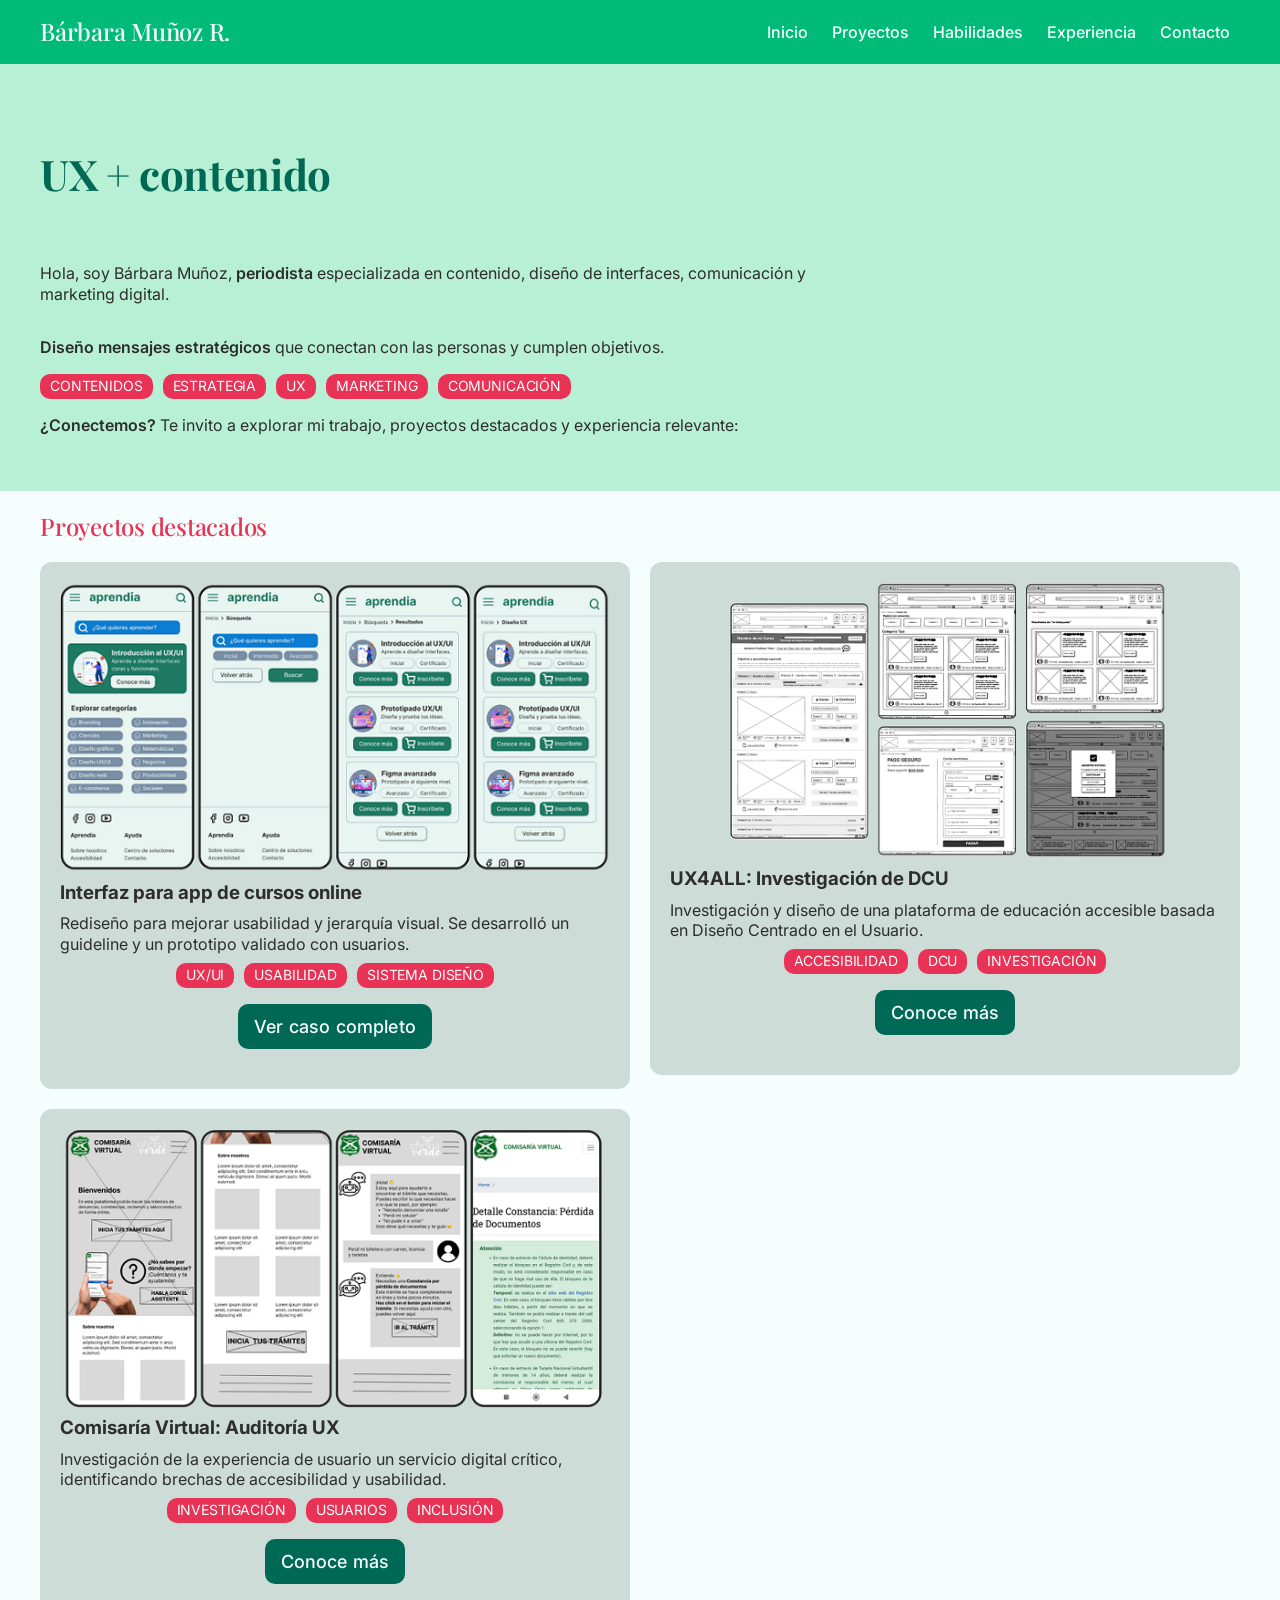
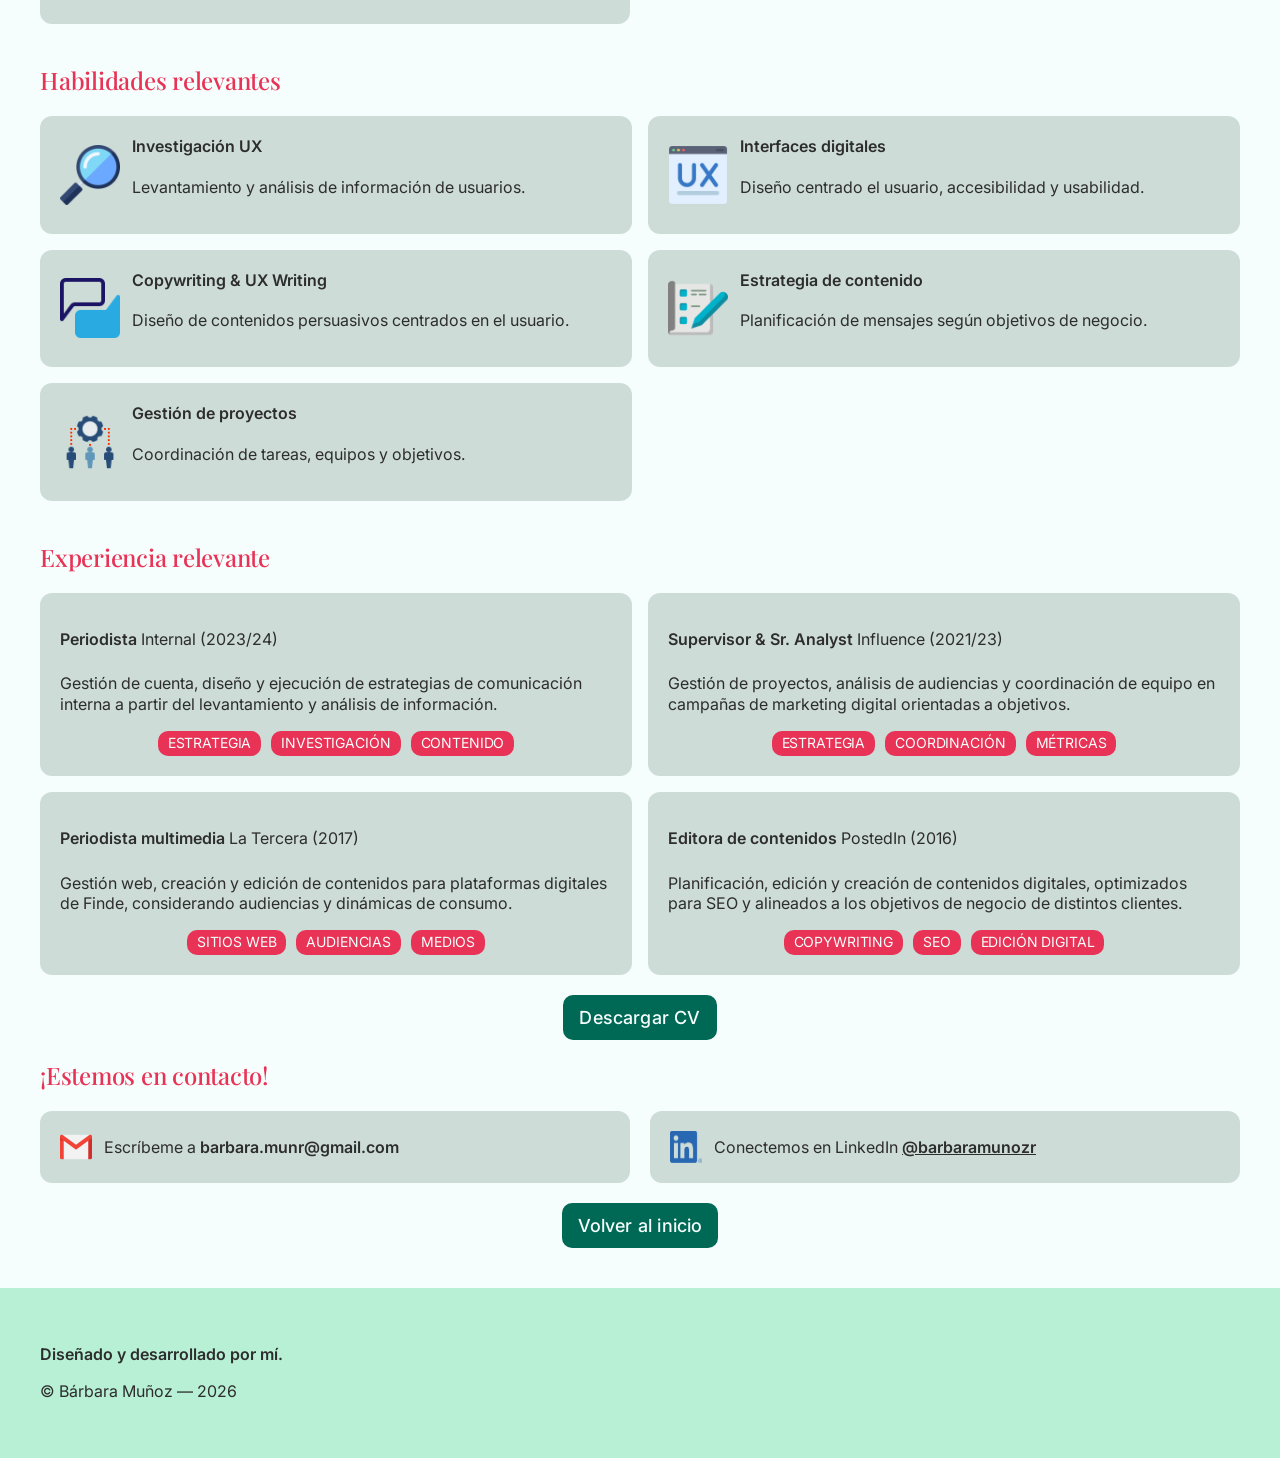
<file: index.html>
<!DOCTYPE html>
<html lang="es">
<head>
    <meta charset="UTF-8">
    <meta name="viewport" content="width=device-width, initial-scale=1.0">

    <link rel="stylesheet" href="styles.css">

 <link href="https://fonts.googleapis.com/css2?family=Playfair+Display:wght@400;500;600&display=swap" rel="stylesheet">
<link href="https://fonts.googleapis.com/css2?family=Inter:wght@400;500;600&display=swap" rel="stylesheet">
   

    <title>Portafolio de Bárbara Muñoz</title>
</head>


<body>
    <!-- HEADER -->
    <header>

        <h2>Bárbara Muñoz R.</h2>

    <button class="menu-toggle">☰</button>

    <nav class="menu">
        <a href="#">Inicio</a>
        <a href="#proyectos">Proyectos</a>
        <a href="#habilidades">Habilidades</a>
        <a href="#experiencia">Experiencia</a>
        <a href="#contacto">Contacto</a>
    </nav>

    </header>
<section class="bloque-superior">


    <article class="intro">
        <h1>UX + contenido</h1>
    </article>
        <p>
            Hola, soy Bárbara Muñoz, <strong>periodista</strong> especializada en contenido, diseño de interfaces, comunicación y marketing digital.
        </p>
        <p>
            <strong>Diseño mensajes estratégicos</strong> que conectan con las personas y cumplen objetivos.
        </p>

<ul class="etiquetas">
    <li>CONTENIDOS</li>
    <li>ESTRATEGIA</li>
    <li>UX</li>
    <li>MARKETING</li>
    <li>COMUNICACIÓN</li>

</ul>

    <p><strong>¿Conectemos?</strong> Te invito a explorar mi trabajo, proyectos destacados y experiencia relevante:</p>
   
</section>

    <!-- PROYECTOS -->
    <section id="proyectos">
        <h2>Proyectos destacados</h2>

        <div class="grid-proyectos">
        <article class="tarjeta-proyecto">
            <img src="modulo5.png" alt="Proyecto app cursos">
            <h3>Interfaz para app de cursos online</h3>
            <p>Rediseño para mejorar usabilidad y jerarquía visual. Se desarrolló un guideline y un prototipo validado con usuarios.</p>
            <ul class="etiquetas">
                <li>UX/UI</li>
                <li>USABILIDAD</li>
                <li>SISTEMA DISEÑO</li>
            </ul>
<button onclick="window.open('https://barbaramunr.github.io/barbaramunr/caso.html', '_blank')">
  Ver caso completo
</button>
        </article>


              <article class="tarjeta-proyecto">
            <img src="modulo3.png" alt="Proyecto UX4ALL">
            <h3>UX4ALL: Investigación de DCU</h3>
            <p>Investigación y diseño de una plataforma de educación accesible basada en Diseño Centrado en el Usuario.</p>
            <ul class="etiquetas">
                <li>ACCESIBILIDAD</li>
                <li>DCU</li>
                <li>INVESTIGACIÓN</li>
            </ul>
<button onclick="window.open('https://drive.google.com/file/d/1fn6Yfd3RJwA03Gz-AAXB3MqJQAAsEJdB/view?usp=drive_link', '_blank')">
  Conoce más
</button>
        </article>


        <article class="tarjeta-proyecto">
            <img src="modulo2.png" alt="Proyecto Comisaría Virtual">
            <h3>Comisaría Virtual: Auditoría UX</h3>
            <p>Investigación de la experiencia de usuario un servicio digital crítico, identificando brechas de accesibilidad y usabilidad.</p>
            <ul class="etiquetas">
            <li>INVESTIGACIÓN</li>
                <li>USUARIOS</li>
                <li>INCLUSIÓN</li>
            </ul>
<button onclick="window.open('https://drive.google.com/file/d/1tI32Pw6n34XSpLmzoi57oPA5cVJxkvDn/view?usp=drive_link', '_blank')">
  Conoce más
</button>
        </article>
        </div>
    </section>
<br>
    <section id="habilidades">
        <h2>Habilidades relevantes</h2>
<div class="grid-habilidades">
      
 <article class="tarjeta-habilidad">
            <img src="lupa.png" alt="Investigación UX">

            <div class="texto">
                <p class="nombre">Investigación UX</p>
                <p class="descripcion">Levantamiento y análisis de información de usuarios.</p>
            </div>
        </article>


    <article class="tarjeta-habilidad">
            <img src="interfaz-ux.png" alt="Interfaces digitales">

            <div class="texto">
                <p class="nombre">Interfaces digitales</p>
                <p class="descripcion">Diseño centrado el usuario, accesibilidad y usabilidad.</p>
            </div>
        </article>

        <article class="tarjeta-habilidad">
            <img src="comunicaciones.png" alt="Copywriting">

            <div class="texto">
                <p class="nombre">Copywriting & UX Writing</p>
                <p class="descripcion">Diseño de contenidos persuasivos centrados en el usuario.</p>
            </div>
        </article>

        <article class="tarjeta-habilidad">
            <img src="planificacion.png" alt="Estrategia de contenido">

            <div class="texto">
                <p class="nombre">Estrategia de contenido</p>
                <p class="descripcion">Planificación de mensajes según objetivos de negocio.</p>
            </div>
        </article>

        <article class="tarjeta-habilidad">
            <img src="management.png" alt="Gestión de proyectos">

            <div class="texto">
                <p class="nombre">Gestión de proyectos</p>
                <p class="descripcion">Coordinación de tareas, equipos y objetivos.</p>
            </div>
        </article>
    </div>
</section>
<BR>

    <!-- EXPERIENCIA -->
    <section id="experiencia">
        <h2>Experiencia relevante</h2>

        <div class="grid-experiencia">
            <article class="tarjeta tarjeta-experiencia">
        <p class="experiencia-titulo">

    Periodista <span>Internal (2023/24)</span>
        </p>
            <p>Gestión de cuenta, diseño y ejecución de estrategias de comunicación interna a partir del levantamiento y análisis de información.</p>
            <ul class="etiquetas">
                <li>ESTRATEGIA</li>
                <li>INVESTIGACIÓN</li>
                <li>CONTENIDO</li>
            </ul>
        </article>

            <article class="tarjeta tarjeta-experiencia">
        <p class="experiencia-titulo">

            Supervisor & Sr. Analyst <span>Influence (2021/23)</span></p>
            <p>Gestión de proyectos, análisis de audiencias y coordinación de equipo en campañas de marketing digital orientadas a objetivos.</p>
            <ul class="etiquetas">
                <li>ESTRATEGIA</li>
                <li>COORDINACIÓN</li>
                <li>MÉTRICAS</li>
            </ul>
        </article>

            <article class="tarjeta tarjeta-experiencia">
        <p class="experiencia-titulo">

            Periodista multimedia <span>La Tercera (2017)</span></p>
            <p>Gestión web, creación y edición de contenidos para plataformas digitales de Finde, considerando audiencias y dinámicas de consumo.</p>
            <ul class="etiquetas">
                <li>SITIOS WEB</li>
                <li>AUDIENCIAS</li>
                <li>MEDIOS</li>
            </ul>
        </article>

            <article class="tarjeta tarjeta-experiencia">
        <p class="experiencia-titulo">

            Editora de contenidos <span>PostedIn (2016)</span></p>
            <p>Planificación, edición y creación de contenidos digitales, optimizados para SEO y alineados a los objetivos de negocio de distintos clientes.</p>
            <ul class="etiquetas">
                <li>COPYWRITING</li>
                <li>SEO</li>
                <li>EDICIÓN DIGITAL</li>
            </ul>
        </article>
        </div>
    </section>

    <section>
<button onclick="location.href='https://drive.google.com/file/d/1GNaM09VNSzT05lglBmYR1rgbzAfA92Ha/view?usp=drive_link'" target="_blank">
  Descargar CV
</button>
    </section>

    <!-- CONTACTO -->

<section id="contacto">
    <h2>¡Estemos en contacto!</h2>

    <div class="grid-contacto">

        <article class="tarjeta-contacto">
            <img src="gmail.png" alt="Email">
            <p>Escríbeme a <b>barbara.munr@gmail.com</b></p>
        </article>

        <article class="tarjeta-contacto">
            <img src="LI-In-Bug.png" alt="LinkedIn">
            <p>
                Conectemos en LinkedIn 
                <a href="https://www.linkedin.com/in/barbaramunozr/" target="_blank">
                    <b><u>@barbaramunozr</u></b>
                </a>
            </p>
        </article>

    </div>
</section>

<button onclick="window.scrollTo(0, 0)">Volver al inicio</button>


    <!-- FOOTER -->
    <footer>

        <p><strong>Diseñado y desarrollado por mí.</strong></p>
        <p>© Bárbara Muñoz — 2026</p>
    </footer>


<script>
    const toggle = document.querySelector(".menu-toggle");
    const menu = document.querySelector(".menu");

    toggle.addEventListener("click", () => {
        menu.classList.toggle("active");
    });
</script>

</body>
</html>
</file>
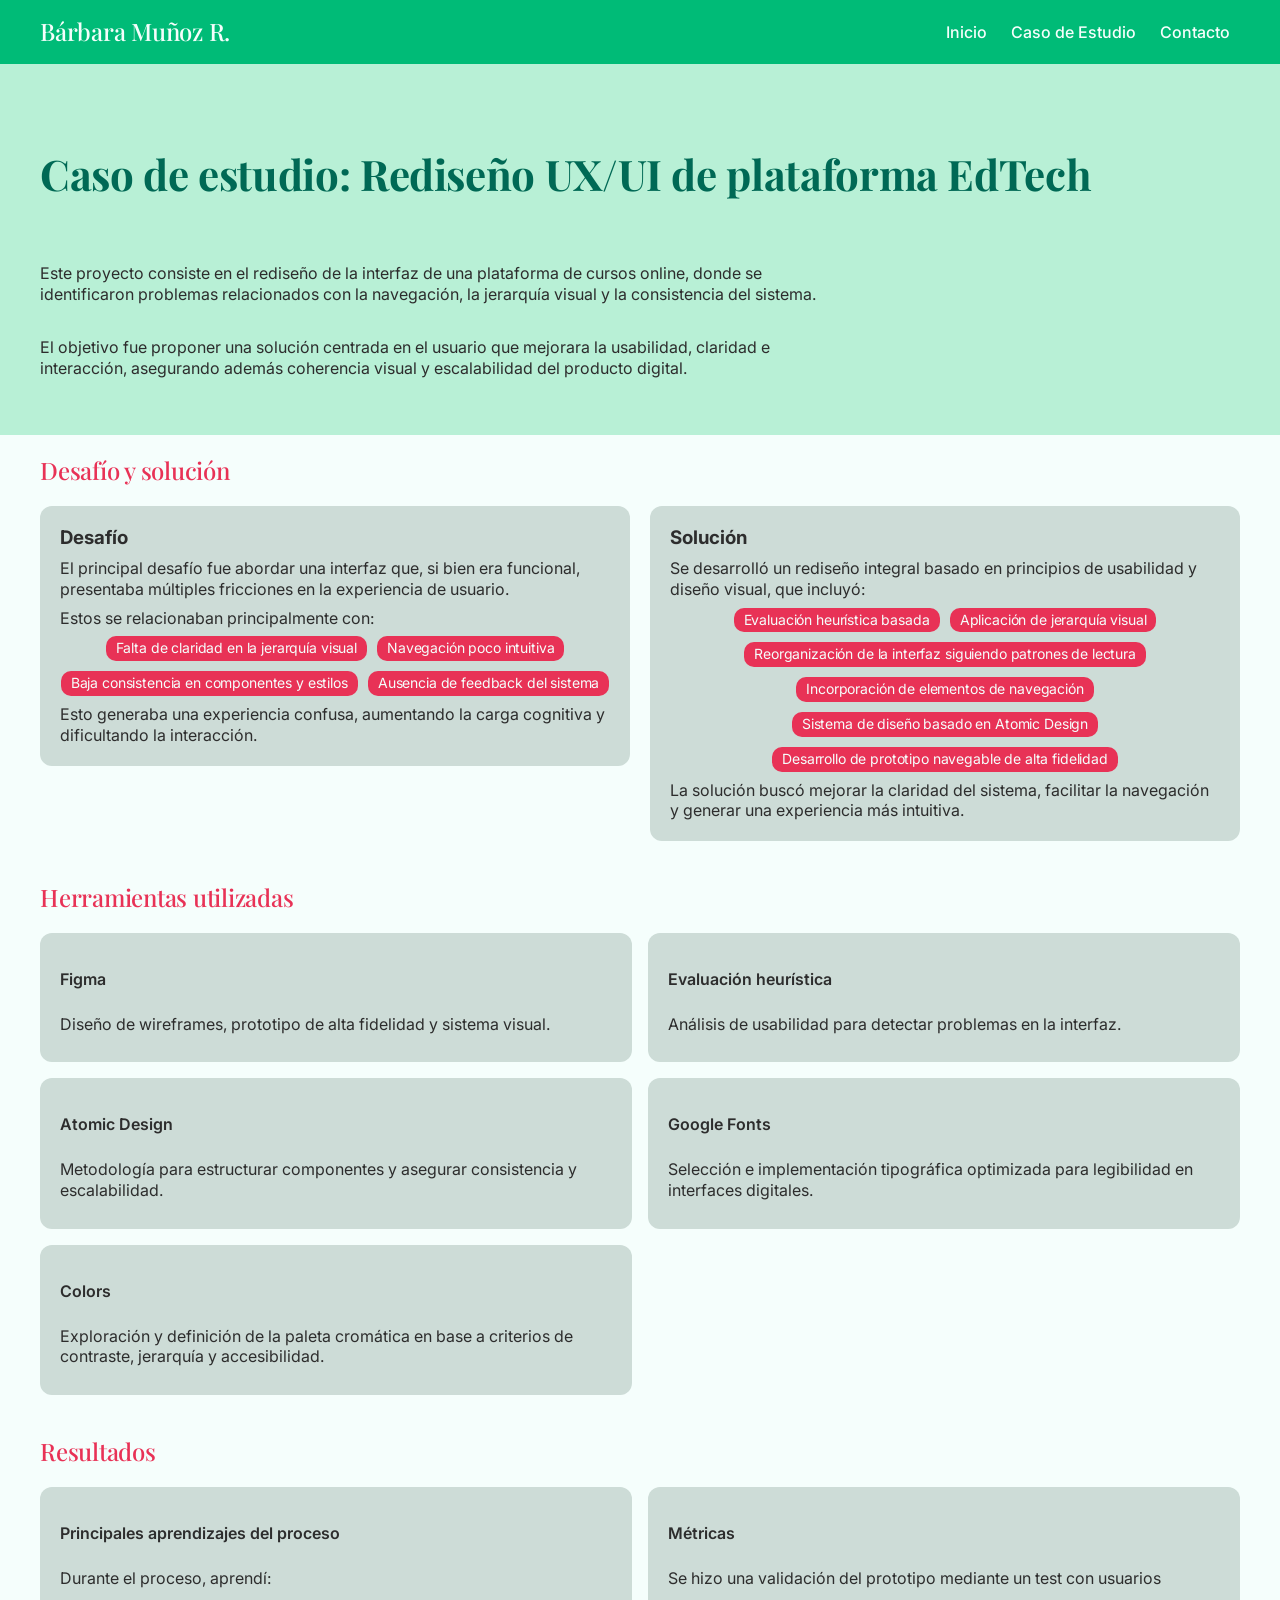
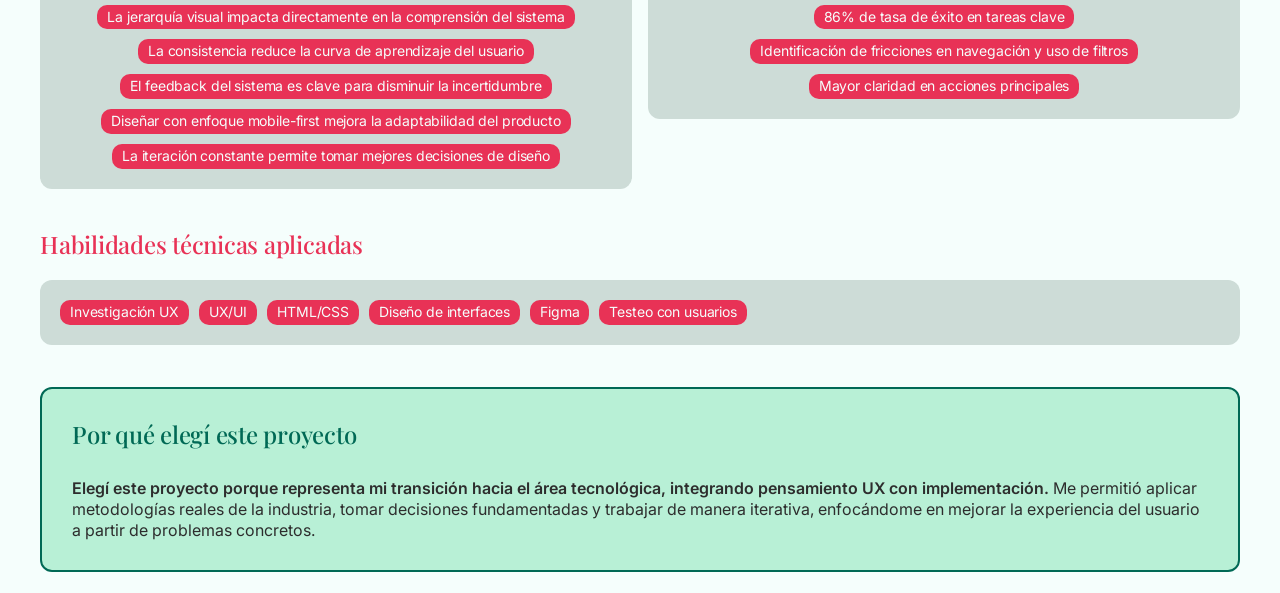
<file: caso.html>
<!DOCTYPE html>
<html lang="es">
<head>
    <meta charset="UTF-8">
    <meta name="viewport" content="width=device-width, initial-scale=1.0">
    <link rel="stylesheet" href="styles.css">
    <link href="https://fonts.googleapis.com/css2?family=Playfair+Display:wght@400;500;600&display=swap" rel="stylesheet">
    <link href="https://fonts.googleapis.com/css2?family=Inter:wght@400;500;600&display=swap" rel="stylesheet">
    <title>Portafolio de Bárbara Muñoz</title>
</head>

<body>
    <header>
        <h2>Bárbara Muñoz R.</h2>
        <button class="menu-toggle">☰</button>
        <nav class="menu">
            <a href="#">Inicio</a>
            <a href="#proyectos">Caso de Estudio</a>
            <a href="#contacto">Contacto</a>
        </nav>
    </header>

    <section class="bloque-superior">
        <article class="intro">
            <h1>Caso de estudio: Rediseño UX/UI de plataforma EdTech</h1>
        </article>
        
        <p>Este proyecto consiste en el rediseño de la interfaz de una plataforma de cursos online, donde se identificaron problemas relacionados con la navegación, la jerarquía visual y la consistencia del sistema.</p>

<p>El objetivo fue proponer una solución centrada en el usuario que mejorara la usabilidad, claridad e interacción, asegurando además coherencia visual y escalabilidad del producto digital.</p>
        </section>
    <section id="proyectos">
        <h2>Desafío y solución</h2>
        <div class="grid-proyectos">
            <article class="tarjeta-proyecto">
                <h3>Desafío</h3>
                <p>El principal desafío fue abordar una interfaz que, si bien era funcional, presentaba múltiples fricciones en la experiencia de usuario.</p>
                <P>Estos se relacionaban principalmente con:</P>
                            <ul class="etiquetas">
                <li>Falta de claridad en la jerarquía visual</li>
                <li>Navegación poco intuitiva</li>
                <li>Baja consistencia en componentes y estilos</li>
                <li>Ausencia de feedback del sistema</li>
            </ul>
<p>Esto generaba una experiencia confusa, aumentando la carga cognitiva y dificultando la interacción.</p>
            </article>
            <article class="tarjeta-proyecto">
                <h3>Solución</h3>
                <p>Se desarrolló un rediseño integral basado en principios de usabilidad y diseño visual, que incluyó:</p>
                            <ul class="etiquetas">
                <li>Evaluación heurística basada</li>
                <li>Aplicación de jerarquía visual</li>
                <li>Reorganización de la interfaz siguiendo patrones de lectura</li>
                <li>Incorporación de elementos de navegación</li>
                <li>Sistema de diseño basado en Atomic Design</li>
                <li>Desarrollo de prototipo navegable de alta fidelidad</li>
            </ul>
            <p>La solución buscó mejorar la claridad del sistema, facilitar la navegación y generar una experiencia más intuitiva.</p>
        
            </article>
        </div>

                <br>
        <h2>Herramientas utilizadas</h2>
        <div class="grid-experiencia">
            <article class="tarjeta-experiencia">
                <p class="experiencia-titulo">Figma</p>
                <p>Diseño de wireframes, prototipo de alta fidelidad y sistema visual.</p>
            </article>

                        <article class="tarjeta-experiencia">
                <p class="experiencia-titulo">Evaluación heurística</p>
                <p>Análisis de usabilidad para detectar problemas en la interfaz.</p>
            </article>

                        <article class="tarjeta-experiencia">
                <p class="experiencia-titulo">Atomic Design</p>
                <p>Metodología para estructurar componentes y asegurar consistencia y escalabilidad.</p>
            </article>

                                    <article class="tarjeta-experiencia">
                <p class="experiencia-titulo">Google Fonts</p>
                <p>Selección e implementación tipográfica optimizada para legibilidad en interfaces digitales.</p>
            </article>
                                    <article class="tarjeta-experiencia">
                <p class="experiencia-titulo">Colors</p>
                <p>Exploración y definición de la paleta cromática en base a criterios de contraste, jerarquía y accesibilidad.</p>
            </article>




        </div>


        <br>
        <h2>Resultados</h2>
        <div class="grid-experiencia">
            <article class="tarjeta-experiencia">
                <p class="experiencia-titulo">Principales aprendizajes del proceso</p>
                <p>Durante el proceso, aprendí:</p>
                <ul class="etiquetas">
                    <li>La jerarquía visual impacta directamente en la comprensión del sistema</li>
                    <li>La consistencia reduce la curva de aprendizaje del usuario</li>
                    <li>El feedback del sistema es clave para disminuir la incertidumbre</li>
                    <li>Diseñar con enfoque mobile-first mejora la adaptabilidad del producto</li>
                    <li>La iteración constante permite tomar mejores decisiones de diseño</li>
        
                </ul>
            </article>

                        <article class="tarjeta-experiencia">
                <p class="experiencia-titulo">Métricas</p>
                <p>Se hizo una validación del prototipo mediante un test con usuarios</p>
                <ul class="etiquetas">
                    <li>86% de tasa de éxito en tareas clave</li>
                    <li>Identificación de fricciones en navegación y uso de filtros</li>
                    <li>Mayor claridad en acciones principales</li>
        
                </ul>
            </article>

        </div>

        <br>
        <h2>Habilidades técnicas aplicadas</h2>
        <div class="grid-proyectos" style="grid-template-columns: 1fr;">
            <article class="tarjeta-habilidad">
                <div class="texto">
                    <ul class="etiquetas">
                        <li>Investigación UX</li>
                        <li>UX/UI</li>
                        <li>HTML/CSS</li>
                        <li>Diseño de interfaces</li>
                        <li>Figma</li>
                        <li>Testeo con usuarios</li>
                    </ul>
                </div>
            </article>
        </div>

        <br><br>
        <article class="tarjeta-proyecto" style="background-color: #B8F0D6; border: 2px solid #006955; padding: 30px;">
            <h2 style="color: #006955; margin-top: 0;">Por qué elegí este proyecto</h2>
            <p><strong>Elegí este proyecto porque representa mi transición hacia el área tecnológica, integrando pensamiento UX con implementación.</strong> Me permitió aplicar metodologías reales de la industria, tomar decisiones fundamentadas y trabajar de manera iterativa, enfocándome en mejorar la experiencia del usuario a partir de problemas concretos.</p>
        </article>
    </section><br>
</file>
<file: styles.css>
/* Body*/ 

body {
  font-family: "Inter", sans-serif;
  font-size: 16px;
  font-weight: 400;
  line-height: 1.3;
  color: #2D2D2D; 
  background-color: #F5FEFC;
margin: 0;
  min-height: 100vh;
  padding: 0px;
 box-sizing: border-box;    
}

@media (min-width: 768px) {
  body {
    padding: 0px;
  }
}


.b1 {
    font-family: "Inter", sans-serif;
    font-size: 16px;
    font-weight: 600; /* semibold */
    line-height: 1.3;
    letter-spacing: 0;
    color: #2D2D2D;
}


/* GRILLAS */

.grid-habilidades,
.grid-experiencia,
.grid-contacto {
    display: grid;
    grid-template-columns: repeat(auto-fill, minmax(300px, 1fr)); 
    gap: 20px;
    justify-content: center;
    align-items: stretch;
    width: 100%;
    max-width: 1200px;
    margin: 0 auto;
}

@media (min-width: 768px) {
    .grid-proyectos { grid-template-columns: repeat(2, 1fr); }
    .grid-habilidades, .grid-experiencia { grid-template-columns: repeat(2, 1fr); }
}

@media (min-width: 1100px) {
    .grid-proyectos { grid-template-columns: repeat(3, 1fr); }
}


/* TARJETAS */
.tarjeta-habilidad, 
.tarjeta-proyecto,
.tarjeta-experiencia, 
.tarjeta-contacto, 
.tarjeta {
    width: 100%;
    max-width: none;
    margin: 0; 
    box-sizing: border-box;
    background-color: #CDDCD7;
    border-radius: 12px;
    padding: 20px;
    display: flex;
    flex-direction: column;
}


/* Header*/ 

header {
    position: fixed;
    top: 0;
    left: 0;
    width: 100%;
    height: 64px;
    background-color: #00bb77;
    z-index: 100;
    padding-left: 40px;     
    padding-right: 40px;
    box-sizing: border-box; 
    

        display: flex;
    align-items: center;
    justify-content: space-between;
    margin-bottom: 50px;


}

.menu a {
    color: #F5FEFC;
    text-decoration: none;
    font-weight: 500;
    padding: 6px 10px;
    border-radius: 8px;
    transition: all 0.2s ease-in-out;

}

.menu a:hover {
    background-color: #FF7D94;
    color: white;
}

.menu a:active {
    background-color: #00BB77;
    transform: translateY(0px);
}

.menu-toggle {
    display: none;
    font-size: 24px;
    background: none;
    color: white;
}




@media (max-width: 768px) {

    .menu {
        position: absolute;
        top: 64px;
        left: 0;
        width: 100%;
        background-color: #00bb77;

        flex-direction: column;
        align-items: center;
        gap: 16px;

        padding: 20px 0;

        display: none; /* oculto */
    }

    .menu.active {
        display: flex;
    }

    .menu-toggle {
        display: block;
    }
}


header h2 {
    color: #F5FEFC;
}


/* Intro*/ 

.intro {
  font-family: "Playfair Display", serif;
  font-size: 36px;
  font-weight: 600;
  line-height: 1.5;
  letter-spacing: -0.01em;
  color: #006955; 


}

.bloque-superior {
    background-color: #B8F0D6; 
    width: 100%;
    margin: 0;
    padding: 100px 40px 40px 40px; 
    box-sizing: border-box;
    display: flex;
    flex-direction: column;
    align-items: flex-start; 
}

.bloque-superior p {
    max-width: 800px; 
    margin-bottom: 16px;
}

.intro {
    margin-top: 0;
    padding-top: 0;
}

@media (max-width: 768px) {
    .bloque-superior {
        padding: 90px 20px 40px 20px; 
    }
}

/* Tipografía*/ 

h2, .titulo-seccion {
  font-family: "Playfair Display", serif;
  font-size: 24px;
  font-weight: 500;
  line-height: 1.3;
  letter-spacing: -0.01em;
  color: #E83256;

}

b, strong {
  font-weight: 600;
}

.etiquetas {
    list-style: none;
    padding: 0;
    margin: 0;

    display: flex;
    flex-wrap: wrap;
    gap: 10px;
}
.etiquetas li {
    font-family: "Inter", sans-serif;
    font-size: 14px;
    font-weight: 400;
    line-height: 1.2;
    letter-spacing: -0.01em;

    background-color: #E83256;
    color: #F5FEFC;

    padding: 4px 10px;
    border-radius: 10px;

    display: inline-flex;
    align-items: center;
    justify-content: center;
}
button {
  font-family: "Inter", sans-serif;
  font-size: 18px;
  font-weight: 500;
  line-height: 1.4;
  letter-spacing: 0.01em;

  background-color: #006955;
  color: #F5FEFC;

  border: none;
  padding: 10px 16px;
  border-radius: 10px;

  cursor: pointer;

  transition: all 0.2s ease-in-out;
}

button:hover {
  background-color: #FF7D94;
  transform: translateY(-2px);
}

button:active {
  background-color: #00BB77;
  transform: translateY(0px);
}

.grid-proyectos,
.grid-habilidades,
.grid-experiencia {
    gap: 20px;
        align-items: start;

}

#proyectos, #habilidades, #experiencia, #contacto {
    padding-left: 40px;
    padding-right: 40px;
    box-sizing: border-box;
}

@media (max-width: 768px) {
    #proyectos, #habilidades, #experiencia, #contacto {
        padding-left: 20px;
        padding-right: 20px;
    }
}



/* Proyectos*/ 


.grid-proyectos {
    display: grid;
    grid-template-columns: repeat(auto-fit, minmax(280px, 1fr));
    gap: 20px;
}

@media (min-width: 768px) {
    .grid-proyectos {
        grid-template-columns: 1fr 1fr;
    }
}

.tarjeta-proyecto {
    background-color: #CDDCD7;

    width: 100%;
margin: 0 auto;

    border-radius: 12px;
    padding: 20px;

 display: flex;
    flex-direction: column;
    gap: 8px;
    
    
}

.tarjeta-proyecto h3 {
    margin: 0;
}

.tarjeta-proyecto p {
    margin: 0;
}
.tarjeta-proyecto button {
    width: fit-content;
        margin-top: 8px;
    align-self: center;

}

.tarjeta-proyecto img {
    width: 100%;           
    height: auto;         
    max-height: 319px;     /* Opcional: para que no se vea gigante si la imagen es muy alta */
    object-fit: contain;   
    border-radius: 8px;
    background-color: transparent; 
    display: block;
    margin: 0 auto;       
}

.tarjeta-proyecto .etiquetas {
    justify-content: center;
}

/* Habilidades*/

.grid-habilidades {
    display: grid;
    grid-template-columns: 1fr;
    align-items: center;
    gap: 16px;
    width: 100%;
    max-width: 1200px;
    margin: 0 auto;
}
@media (min-width: 768px) {
    .grid-habilidades {
        grid-template-columns: 1fr 1fr;
    }
}
.tarjeta-habilidad {
    background-color: #CDDCD7;
    width: 100%;
margin: 0 auto;


    display: flex;
    flex-direction: row;
 align-items: center;
     gap: 12px;

    padding: 20px;          
    border-radius: 12px;   
     
    
}

.tarjeta-habilidad img {
    width: 60px;
    height: 60px;
    object-fit: contain;
    flex-shrink: 0;
}

.tarjeta-habilidad .texto {
    display: flex;
    flex-direction: column;
    gap: 4px;
}

.tarjeta-habilidad .nombre {
    font-family: "Inter", sans-serif;
    font-size: 16px;
    font-weight: 600;
    line-height: 1.3;
    margin: 0;
    color: #2D2D2D;
}




/* Experiencia */

.experiencia-titulo {
    font-family: "Inter", sans-serif;
    font-size: 16px;
    font-weight: 600;
    line-height: 1.3;
    
}

.experiencia-titulo span {
    font-weight: 400;
    
}

.tarjeta-experiencia .experiencia-titulo {
    margin-bottom: 8px;
    
}

.grid-experiencia {
    display: grid;
    grid-template-columns: 1fr;
    gap: 16px;

}

@media (min-width: 768px) {
    .grid-experiencia {
        grid-template-columns: 1fr 1fr;
    }
}

.tarjeta {
    background-color: #CDDCD7;
    width: 100%;
margin: 0 auto;

    border-radius: 12px;
    padding: 20px;

    box-sizing: border-box;
}

.tarjeta-experiencia p {
    margin-bottom: 8px;
}

.tarjeta-experiencia .etiquetas {
    margin-top: 8px;
    justify-content: center;
}

section button {
    display: block;
    margin: 20px auto;
}


/* Contacto */

.grid-contacto {
    display: grid;
    grid-template-columns: 1fr;
    gap: 20px;
}

@media (min-width: 768px) {
    .grid-contacto {
        grid-template-columns: 1fr 1fr;
    }
}

.tarjeta-contacto {
    background-color: #CDDCD7;
    border-radius: 12px;
    padding: 20px;

    display: flex;
    align-items: center;
    gap: 12px;
flex-direction: row; 
    width: 100%;
        margin: 0 auto;
}

.tarjeta-contacto img {
    width: 32px;
    height: 32px;
}

.tarjeta-contacto p {
    margin: 0;
}

.tarjeta-contacto a {
    color: inherit;
    text-decoration: none;
    transition: color 0.2s ease;
}

.tarjeta-contacto a:hover {
    color: #FF7D94;
}

/* botón volver */


body > button {
    display: block;
    margin: 20px auto;
}

footer {
    width: 100%;
    margin-top: 40px;
    padding: 40px; 
    box-sizing: border-box;
    background-color: #B8F0D6;
    text-align: left; 
}

@media (max-width: 768px) {
    footer {
        padding: 40px 20px; 
    }
}
</file>
